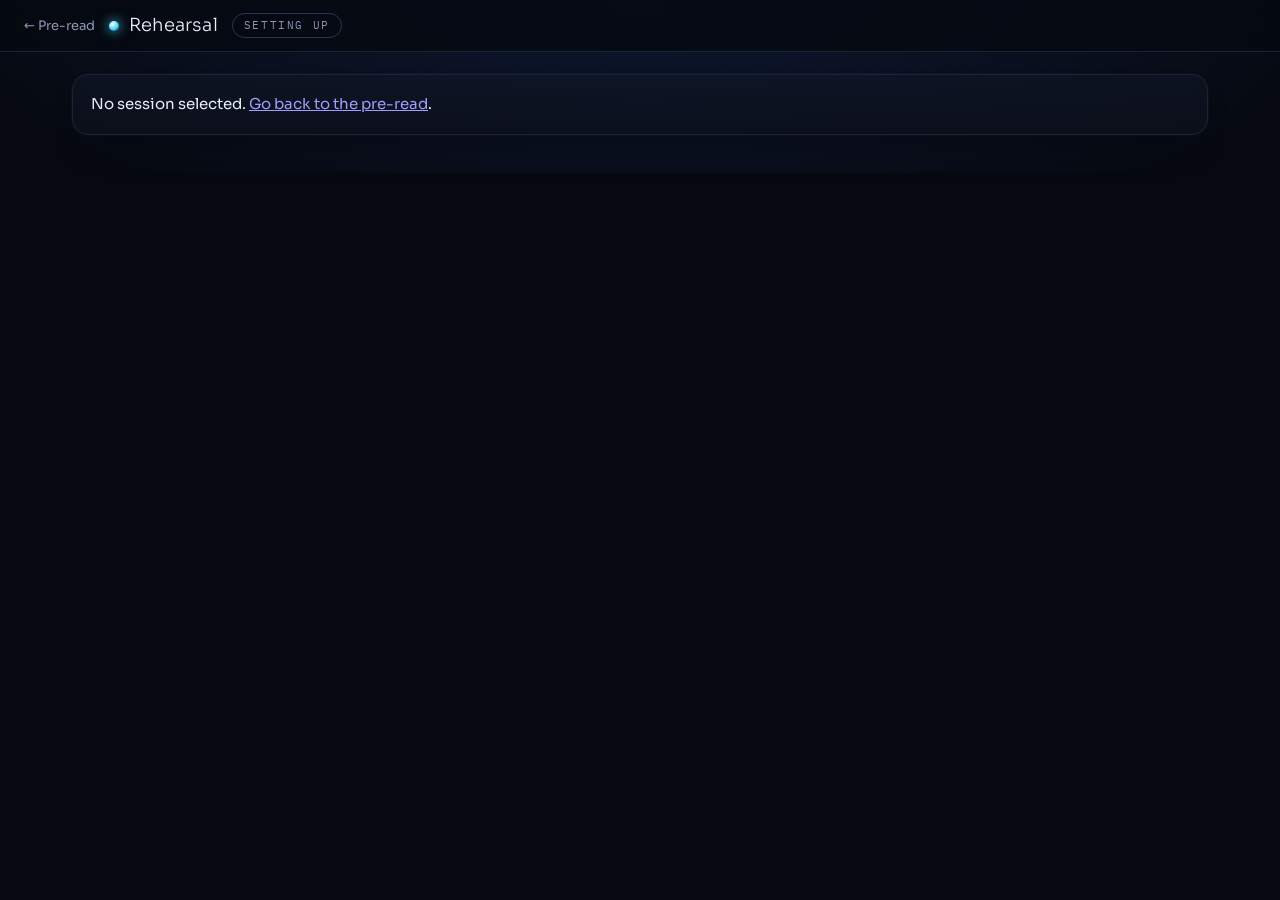
<file: static/rehearse.html>
<!doctype html>
<html lang="en">
<head>
<meta charset="utf-8">
<script src="/static/theme.js"></script>
<meta name="viewport" content="width=device-width, initial-scale=1">
<title>Rehearsal · Pitch Rehearsal Coach</title>
<style>
:root{
  --bg:#f6f5f2; --panel:#ffffff; --ink:#1d1d1b; --muted:#6b6a66; --line:#e2e0da;
  --accent:#8a1c2b; --accent-ink:#ffffff; --ok:#2e7d4f; --warn:#b7791f; --bad:#b3261e; --info:#2a5db0; --chip:#eeece6;
}
@media (prefers-color-scheme: dark){
  :root{ --bg:#16161a; --panel:#1f1f25; --ink:#ecebe7; --muted:#a09f99; --line:#33333b;
    --accent:#d0566a; --accent-ink:#16161a; --ok:#59b57f; --warn:#e0a94a; --bad:#ef7b73; --info:#7aa7ee; --chip:#2a2a32; }
}
*{box-sizing:border-box}
body{margin:0;background:var(--bg);color:var(--ink);font:15px/1.5 system-ui,-apple-system,"Segoe UI",Roboto,sans-serif}
header{display:flex;align-items:center;gap:14px;padding:12px 24px;border-bottom:1px solid var(--line);background:var(--panel);position:sticky;top:0;z-index:5}
header h1{font-size:17px;margin:0;font-weight:650}
header a{color:var(--muted);text-decoration:none;font-size:13px}
#clock{margin-left:auto;font-variant-numeric:tabular-nums;font-weight:650;font-size:18px}
.pill{padding:3px 11px;border-radius:99px;background:var(--chip);font-size:13px;color:var(--muted)}
.pill.live{background:color-mix(in srgb,var(--bad) 16%,transparent);color:var(--bad);font-weight:650}
main{max-width:1180px;margin:0 auto;padding:22px}
.card{background:var(--panel);border:1px solid var(--line);border-radius:12px;padding:18px;margin-bottom:16px}
.card h2{font-size:15px;margin:0 0 4px}.card p.hint{margin:0 0 12px;color:var(--muted);font-size:13px}
button,.btn{font:inherit;cursor:pointer;border-radius:8px;border:1px solid var(--line);background:var(--panel);color:var(--ink);padding:8px 14px;text-decoration:none;display:inline-block}
button.primary,.btn.primary{background:var(--accent);color:var(--accent-ink);border-color:var(--accent);font-weight:600;padding:11px 20px}
button.small{padding:4px 10px;font-size:13px}button:disabled{opacity:.5;cursor:default}
input[type=text],select{padding:8px 10px;border:1px solid var(--line);border-radius:8px;background:var(--bg);color:var(--ink);font:inherit;max-width:100%}
.hidden{display:none!important}.muted{color:var(--muted)}.small{font-size:13px}
.row{display:flex;gap:10px;align-items:center;flex-wrap:wrap}
.chk{display:flex;gap:10px;align-items:flex-start;padding:7px 0;border-bottom:1px solid var(--line)}
.chk:last-child{border:none}.dot{width:11px;height:11px;border-radius:50%;margin-top:6px;background:var(--line);flex:none}
.dot.ok{background:var(--ok)}.dot.bad{background:var(--bad)}.dot.warn{background:var(--warn)}
.orb{width:30px;height:30px;border-radius:50%;flex:none;box-shadow:0 0 10px var(--c);background:radial-gradient(circle at 35% 30%,#fff9,var(--c) 62%)}
.vrow{display:flex;gap:10px;align-items:center;padding:7px 0;border-bottom:1px solid var(--line);flex-wrap:wrap}
.vrow:last-child{border:none}.vrow .who{min-width:190px}
/* live */
.panel{display:flex;gap:18px;flex-wrap:wrap;justify-content:center;padding:6px 0 2px}
.member{text-align:center;width:150px;transition:opacity .35s}
.member canvas.big{width:132px;height:132px;display:block;margin:0 auto 4px;opacity:.82;transition:transform .35s ease,opacity .35s,filter .35s}
.member.speaking canvas.big{transform:scale(1.08);opacity:1}
.panel:has(.member.speaking) .member:not(.speaking) canvas.big{opacity:1;filter:brightness(.62) saturate(.75)}
.panel:has(.member.speaking) .member:not(.speaking) .nm,.panel:has(.member.speaking) .member:not(.speaking) .tt{opacity:.55}
.member.speaking .nm{color:var(--c)}
.member .nm{font-weight:650;font-size:14px}.member .tt{font-size:11px;color:var(--muted);line-height:1.2}
.member .kdm{font-size:10px;color:var(--accent);font-weight:700;letter-spacing:.4px}
.grid2{display:grid;grid-template-columns:minmax(0,5fr) minmax(0,6fr);gap:16px}
@media (max-width:860px){.grid2{grid-template-columns:1fr}}
.slidecard{text-align:center;padding:22px 14px}
.slidecard .num{font-size:60px;font-weight:700;line-height:1;color:var(--accent)}
.slidecard .of{color:var(--muted);font-size:14px}.slidecard .ttl{font-size:17px;font-weight:600;margin:10px 0 6px}
.chip{display:inline-block;background:var(--chip);border-radius:6px;padding:1px 8px;font-size:12px;margin:2px}
.pace-quick{color:var(--info)}.pace-weighty{color:var(--accent);font-weight:700}
#feed{height:330px;overflow-y:auto;border:1px solid var(--line);border-radius:8px;padding:8px 10px;background:var(--bg);font-size:14px}
#feed .l{margin:5px 0}#feed .t{color:var(--muted);font-size:11px;margin-right:6px;font-variant-numeric:tabular-nums}
#feed .p{color:var(--accent);font-weight:600}#feed .s{color:var(--muted);font-style:italic;font-size:13px}#feed .i{color:var(--muted)}
.banner{padding:11px 14px;border-radius:8px;margin-bottom:14px;font-size:14px}
.banner.bad{background:color-mix(in srgb,var(--bad) 14%,transparent);color:var(--bad)}
.banner.info{background:color-mix(in srgb,var(--info) 12%,transparent);color:var(--info)}
.banner.warn{background:color-mix(in srgb,var(--warn) 16%,transparent);color:var(--warn)}
.spin{display:inline-block;width:14px;height:14px;border:2px solid var(--line);border-top-color:var(--accent);border-radius:50%;animation:s 1s linear infinite;vertical-align:-2px;margin-right:8px}
@keyframes s{to{transform:rotate(360deg)}}
/* results */
.scores{display:grid;grid-template-columns:repeat(auto-fit,minmax(150px,1fr));gap:12px;margin:12px 0}
.score{background:var(--bg);border:1px solid var(--line);border-radius:10px;padding:12px 14px}
.score b{display:block;font-size:30px;line-height:1.1}.score span{font-size:12px;color:var(--muted)}
.bar{height:12px;border-radius:6px;background:var(--chip);overflow:hidden;margin:4px 0}.bar i{display:block;height:100%;background:var(--accent)}
table{width:100%;border-collapse:collapse;font-size:14px;min-width:620px}
th{text-align:left;font-size:12px;color:var(--muted);font-weight:600;padding:6px 8px;border-bottom:1px solid var(--line)}
td{padding:9px 8px;border-bottom:1px solid var(--line);vertical-align:top}
.tw{overflow-x:auto}
.badge{display:inline-block;padding:2px 9px;border-radius:99px;font-size:12px;font-weight:600;background:var(--chip);color:var(--muted)}
.b-yes,.b-clear{background:color-mix(in srgb,var(--ok) 16%,transparent);color:var(--ok)}
.b-partial,.b-rushed,.b-waffled{background:color-mix(in srgb,var(--warn) 18%,transparent);color:var(--warn)}
.b-no,.b-skipped{background:color-mix(in srgb,var(--bad) 15%,transparent);color:var(--bad)}
#typed{flex:1;min-width:0}
.stypes{display:grid;grid-template-columns:repeat(auto-fit,minmax(230px,1fr));gap:10px;margin:8px 0 4px}
.stype{display:block;border:1px solid var(--line);border-radius:12px;padding:10px 12px;cursor:pointer;background:var(--bg)}
.stype span{display:block;margin-left:24px;font-size:13px;color:var(--muted)}
.stype:has(input:checked){border-color:var(--accent);box-shadow:0 0 0 1px var(--accent)}
.stype input{margin-right:6px}
body.qaonly .slidecard .deckstrip,body.qaonly .slidecard #prev,body.qaonly .slidecard #next,body.qaonly #slideSrc{display:none}
</style>
<link rel="icon" href="data:,"><link rel="stylesheet" href="/static/theme.css">
</head>
<body>
<header>
  <a href="/">← Pre-read</a>
  <h1>Rehearsal</h1>
  <span class="pill" id="phasePill">Setting up</span>
  <span id="clock" class="hidden">00:00</span>
</header>
<main>

<!-- ============ PRE-FLIGHT ============ -->
<section id="pre">
  <div class="banner info" id="privacy"><b>Privacy:</b> your browser turns speech into text using its maker's online service (Google for Chrome, Microsoft for Edge). The panel's questions are written by Claude via the Anthropic API. Voices are free and come from your computer.</div>
  <div class="card">
    <h2>Check everything works</h2>
    <p class="hint" id="pitchName"></p>
    <div id="checks"></div>
    <div class="row" style="margin-top:10px">
      <button class="small" id="micTest">Test microphone</button>
      <span id="micOut" class="muted small"></span>
    </div>
  </div>
  <div class="card">
    <h2>Panel voices</h2>
    <p class="hint" id="voiceNote">Each panel member gets a different free voice from your computer. For much more natural voices, use Microsoft Edge and tick the box below. Pick another voice if you prefer, then press Hear.</p>
    <label class="row small" style="margin-bottom:8px"><input type="checkbox" id="online"> Use high-quality online voices if available (Edge: the panel's spoken text goes to Microsoft)</label>
    <div id="voices"></div>
  </div>
  <div class="card">
    <h2>This rehearsal</h2>
    <div class="row" style="margin-bottom:10px"><label>Rehearse slides <input type="number" id="rFrom" min="1" style="width:70px"> to <input type="number" id="rTo" min="1" style="width:70px"></label>
      <span class="muted small" id="rangeMsg">Questions and scoring cover only these slides.</span></div>
    <label style="margin-bottom:0">Session type</label>
    <div class="stypes">
      <label class="stype"><input type="radio" name="stype" value="full" checked><b>Full rehearsal</b><span>Present with the panel interjecting, then questions at the end.</span></label>
      <label class="stype"><input type="radio" name="stype" value="quiet"><b>Pitch without interruptions</b><span>Present straight through. All the questions come at the end.</span></label>
      <label class="stype"><input type="radio" name="stype" value="qa"><b>Question time only</b><span>Skip the pitch. The panel questions you on the slides in your range.</span></label>
    </div>
    <div class="row hidden" id="qaN" style="margin:6px 0"><label>How many questions? <select id="qaCount"><option>3</option><option>5</option><option selected>8</option><option>10</option><option>12</option></select></label></div>
    <div class="row" style="margin-top:10px">
      <label>Your name <input type="text" id="presenter" style="width:160px"></label>
      <label id="startWrap">Start on slide <select id="startSlide"></select></label>
      <label class="row small"><input type="checkbox" id="cue"> Show the slide's key message as a cue</label>
    </div>
    <p class="hint" style="margin-top:12px">Open your deck in PowerPoint and start the slide show. Keep this tab open in the background. The panel follows your slides and listens. Interjection setting: <b id="lvl"></b>/10.</p>
    <button class="primary" id="start">Start rehearsal</button>
    <span id="startMsg" class="muted small" style="margin-left:10px"></span>
  </div>
</section>

<!-- ============ LIVE (pitch + Q&A) ============ -->
<section id="liveWrap" class="hidden">
  <div id="banner"></div>
  <div class="stage">
    <div class="focus" id="focus">
      <div class="tag" id="fTag">Panel</div>
      <div class="status"><span class="mic" id="micDot"></span><span id="micTxt">Mic</span></div>
      <canvas class="bigorb" id="bigOrb" data-orb="#45d4ff"></canvas>
      <div class="who" id="fWho">The panel<small id="fSub">Listening to you</small></div>
      <div class="captions idle" id="captions">Start speaking. The panel is listening.</div>
      <div class="ring" id="members"></div>
    </div>
    <div class="side">
      <div class="card slidecard">
        <div class="of">Slide <span class="num" id="sNum">1</span> <span id="sOf"></span></div>
        <div class="ttl" id="sTitle"></div>
        <div class="small"><span id="sPace" class="chip"></span></div>
        <div class="small muted" id="sCue" style="margin-top:8px"></div>
        <div class="deckstrip" id="deckStrip"></div>
        <div class="row" style="margin-top:14px">
          <button class="small" id="prev">◀ Back</button><button class="small" id="next">Next ▶</button>
        </div>
        <div class="small muted" style="margin-top:8px" id="slideSrc"></div>
      </div>
      <div class="card">
        <div class="row" style="justify-content:space-between;margin-bottom:6px">
          <h2 style="margin:0">Live transcript</h2><span class="small muted" id="interim"></span>
        </div>
        <div id="feed"></div>
        <div class="row" style="margin-top:8px">
          <input type="text" id="typed" placeholder="Mic not working? Type what you'd say and press Enter">
        </div>
      </div>
    </div>
  </div>
  <div class="controlbar" id="controls">
    <button id="pause">Pause</button>
    <label class="row small"><input type="checkbox" id="panelOn" checked> Panel can interject</label>
    <label class="live-int" id="liveIntWrap">Interjection <input type="range" id="liveInt" min="0" max="10" step="1"><b id="liveIntV"></b></label>
    <button class="primary" id="finish" style="margin-left:auto">Finish pitch → Q&amp;A</button>
    <button class="hidden" id="doneAns">Done answering</button>
    <button class="hidden" id="skipQ">Skip question</button>
    <button class="hidden" id="endQA">End Q&amp;A and score</button>
  </div>
</section>

<!-- ============ SCORING ============ -->
<section id="scoring" class="hidden"><div class="card"><span class="spin"></span><span id="scoringMsg">The panel is scoring your rehearsal. This takes a minute or two…</span></div></section>

<!-- ============ RESULTS ============ -->
<section id="results" class="hidden"></section>

</main>
<script src="/static/orb.js"></script>
<script>
const $ = s => document.querySelector(s);
const esc = s => String(s ?? '').replace(/[&<>"']/g, c => ({'&':'&amp;','<':'&lt;','>':'&gt;','"':'&quot;',"'":'&#39;'}[c]));
const qs = new URLSearchParams(location.search);
const SID = qs.get('session');
const SR = window.SpeechRecognition || window.webkitSpeechRecognition;
const S = { sid: SID, rid: null, settings: null, slides: [], range: [1, 1], personas: [], phase: 'pre',
  t0: 0, pausedAt: 0, pausedTotal: 0, paused: false, events: [], asked: [], slide: 1, presenter: 'Presenter',
  speaking: false, wantListen: false, rec: null, mutedUntil: 0, busy: false, lastHeard: 0, lastFinal: 0,
  wordsSince: 0, slideStartAt: Date.now(), slideWords: 0, pending: null, replying: false, slideChanged: false, slideChangedAt: 0, lastCheck: 0, voices: [], voiceMap: {}, auto: false,
  tts: '', ttsFails: 0, audio: null, qaWords: 0, qaResolve: null, dirty: false, ticker: null };
const el = () => S.t0 ? Math.max(0, (Date.now() - S.t0 - S.pausedTotal - (S.paused ? Date.now() - S.pausedAt : 0)) / 1000) : 0;
const mmss = t => { t = Math.max(0, Math.floor(t)); return String(Math.floor(t / 60)).padStart(2, '0') + ':' + String(t % 60).padStart(2, '0'); };
async function api(path, opts) {
  const r = await fetch(path, opts); const j = await r.json().catch(() => ({}));
  if (!r.ok) throw new Error(j.detail || r.statusText); return j;
}

async function apiLong(path, opts) {           // long AI calls: run on the server, poll until done (survives dropped connections)
  const r = await api(path + (path.includes('?') ? '&' : '?') + 'bg=1', opts);
  if (!r.job) return r;
  let fails = 0;
  for (;;) {
    await new Promise(res => setTimeout(res, 2500));
    let j;
    try { j = await api('/api/jobs/' + r.job); fails = 0; }
    catch (e) { if (/gone|restarted/i.test(e.message) || ++fails > 20) throw e; continue; }
    if (j.state === 'done') return j.result;
    if (j.state === 'error') throw new Error(j.detail || 'The server reported an error.');
  }
}

const post = (p, body) => api(p, { method: 'POST', headers: { 'Content-Type': 'application/json' }, body: JSON.stringify(body || {}) });
function show(id) { for (const s of ['pre', 'liveWrap', 'scoring', 'results']) $('#' + s).classList.toggle('hidden', s !== id); }
function setPhase(p, label, live) { S.phase = p; const e = $('#phasePill'); e.textContent = label; e.classList.toggle('live', !!live); }

/* ================= voices (free: the browser's built-in speech synthesis) ================= */
const FEMALE = /(female|woman|catherine|hayley|natasha|zira|hazel|susan|jenny|aria|libby|sonia|emma|samantha|karen|moira|tessa|olivia|clara|heera|linda|sara|michelle|ava|jane|eva|elsa|fiona|victoria|allison|amy)/i;
const MALE = /(\bmale\b|james|george|ryan|guy|mark|david|richard|daniel|alex\b|tom\b|oliver|william|liam|thomas|brian|christopher|eric|roger|steffan|ravi|sean|rishi|neil|connor|jacob|henry)/i;
const ACC = { australian: 'en-AU', british: 'en-GB', american: 'en-US', irish: 'en-IE', indian: 'en-IN', 'new zealand': 'en-NZ', canadian: 'en-CA' };
function loadVoices() {
  return new Promise(res => {
    const get = () => speechSynthesis.getVoices();
    if (!('speechSynthesis' in window)) return res([]);
    if (get().length) return res(get());
    speechSynthesis.onvoiceschanged = () => res(get());
    setTimeout(() => res(get()), 1500);
  });
}
function gender(v) { return FEMALE.test(v.name) ? 'female' : MALE.test(v.name) ? 'male' : ''; }
function eligible() {
  let v = S.voices.filter(x => /^en/i.test(x.lang));
  const online = $('#online').checked;
  const nat = v.filter(x => /natural|online/i.test(x.name));
  const local = v.filter(x => x.localService && !/natural|online/i.test(x.name));
  if (online && nat.length >= 2) return nat.concat(local);
  return local.length >= 2 ? local : v;
}
function assignVoices() {
  const pool = eligible(), used = new Set(); S.voiceMap = {};
  for (const p of S.personas) {
    const saved = localStorage.getItem('prc_voice_' + p.id);
    let v = saved && S.voices.find(x => x.voiceURI === saved);
    if (!v) {
      const want = (p.voice.gender || '').toLowerCase().startsWith('f') ? 'female' : 'male';
      const lang = ACC[(p.voice.accent || '').toLowerCase()] || 'en-AU';
      const scored = pool.map(x => ({ x, s: (gender(x) === want ? 4 : gender(x) ? -4 : 0) + (x.lang.replace('_', '-') === lang ? 3 : x.lang.startsWith('en') ? 1 : 0) + (used.has(x.voiceURI) ? -6 : 0) }));
      scored.sort((a, b) => b.s - a.s); v = scored[0] && scored[0].x;
    }
    if (v) { S.voiceMap[p.id] = v; used.add(v.voiceURI); }
  }
}
function tuning(p) { const age = +p.voice.age || 40; return { pitch: age >= 52 ? 0.88 : age <= 34 ? 1.08 : 1, rate: age >= 58 ? 0.94 : 1.02 }; }
function speakBrowser(p, text) {
  return new Promise(res => {
    if (!('speechSynthesis' in window)) return res();
    const u = new SpeechSynthesisUtterance(text), v = S.voiceMap[p.id], t = tuning(p);
    if (v) { u.voice = v; u.lang = v.lang; } else u.lang = 'en-AU';
    u.pitch = t.pitch; u.rate = t.rate;
    let done = false; const fin = () => { if (!done) { done = true; res(); } };
    u.onend = fin; u.onerror = fin;
    setTimeout(fin, 30000 + text.length * 120);   // never hang the session on a stuck voice
    speechSynthesis.speak(u);
  });
}
/* realistic voices: the server makes the audio (when a TTS key is set); any failure falls back to the browser voice */
function slotOf(p) { const g = x => String((x.voice || {}).gender || '').toLowerCase().startsWith('f'); return S.personas.filter(x => g(x) === g(p)).findIndex(x => x.id === p.id); }
function stopSpeech() { try { speechSynthesis.cancel(); } catch (e) {} if (S.audio) { try { S.audio.pause(); } catch (e) {} S.audio = null; if (S.audioDone) S.audioDone(); } }
async function speakNeural(p, text) {
  const r = await fetch('/api/tts', { method: 'POST', headers: { 'Content-Type': 'application/json' },
    body: JSON.stringify({ text, slot: slotOf(p), persona: { id: p.id, name: p.name, title: p.title, style: p.style, gender: p.voice.gender, age: p.voice.age, accent: p.voice.accent } }) });
  if (!r.ok) throw new Error('tts ' + r.status);
  const url = URL.createObjectURL(await r.blob());
  await new Promise((res, rej) => {
    const a = new Audio(url); S.audio = a;
    const done = () => { S.audio = null; S.audioDone = null; URL.revokeObjectURL(url); res(); };
    S.audioDone = done; a.onended = done; a.onerror = () => { S.audio = null; S.audioDone = null; rej(new Error('audio')); };
    a.play().catch(rej);
    setTimeout(done, 45000 + text.length * 120);
  });
}
async function speak(p, text) {
  if (S.tts && S.ttsFails < 3) {
    try { await speakNeural(p, text); S.ttsFails = 0; return; }
    catch (e) { S.ttsFails++; if (S.ttsFails >= 3) banner('warn', 'The realistic voice service is not responding, so the panel is using your browser voices.'); }
  }
  return speakBrowser(p, text);
}
function renderVoices() {
  $('#voices').innerHTML = S.personas.map(p => {
    const pool = S.voices.filter(x => /^en/i.test(x.lang)), cur = S.voiceMap[p.id];
    return `<div class="vrow"><div class="row who"><span class="orb" style="--c:${esc(p.colour)}"></span><div><b>${esc(p.name)}</b><div class="small muted">${esc(p.title)}</div></div></div>
      <select data-p="${esc(p.id)}">${pool.map(v => `<option value="${esc(v.voiceURI)}" ${cur && cur.voiceURI === v.voiceURI ? 'selected' : ''}>${esc(v.name)} (${esc(v.lang)})</option>`).join('') || '<option>No voices found</option>'}</select>
      <button class="small" data-hear="${esc(p.id)}">Hear</button></div>`;
  }).join('');
}
$('#voices').addEventListener('change', e => { const id = e.target.dataset.p; if (!id) return;
  const v = S.voices.find(x => x.voiceURI === e.target.value); if (v) { S.voiceMap[id] = v; localStorage.setItem('prc_voice_' + id, v.voiceURI); } });
$('#voices').addEventListener('click', async e => { const id = e.target.dataset.hear; if (!id) return;
  const p = S.personas.find(x => x.id === id); await speak(p, `Hi, I'm ${p.name}, ${p.title}. I'll be listening carefully.`); });
$('#online').onchange = () => { assignVoices(); renderVoices(); };

/* ================= speech recognition (free: the browser's built-in) ================= */
function startRec() {
  if (!SR || S.rec || !S.wantListen || S.speaking || S.paused) return;
  const r = new SR(); r.lang = 'en-AU'; r.continuous = true; r.interimResults = true;
  r.onresult = e => {
    let interim = '';
    for (let i = e.resultIndex; i < e.results.length; i++) {
      const res = e.results[i], t = res[0].transcript;
      if (S.speaking || Date.now() < S.mutedUntil) continue;          // ignore the panel's own voice
      S.lastHeard = Date.now();
      if (res.isFinal) { const txt = t.trim(); if (txt) onSpeech(txt); } else interim += t;
    }
    $('#interim').textContent = interim ? '… ' + interim.slice(-70) : '';
  };
  r.onerror = e => { if (e.error === 'not-allowed' || e.error === 'service-not-allowed') banner('bad', 'The browser blocked the microphone. Click the padlock in the address bar, allow the microphone, and reload.');
    else if (e.error === 'network') banner('warn', 'Speech recognition lost its connection. Retrying… (you can also type below)'); };
  r.onend = () => { S.rec = null; $('#interim').textContent = ''; if (S.wantListen && !S.speaking && !S.paused) setTimeout(startRec, 250); };
  try { r.start(); S.rec = r; } catch (e) { S.rec = null; }
}
function stopRec() { const r = S.rec; S.rec = null; if (r) { r.onend = null; try { r.abort(); } catch (e) {} } }
function banner(kind, msg) { $('#banner').innerHTML = msg ? `<div class="banner ${kind}">${msg}</div>` : ''; }

/* ================= transcript + events ================= */
function feed(html, cls) { const f = $('#feed'); const d = document.createElement('div'); d.className = 'l ' + (cls || ''); d.innerHTML = `<span class="t">${mmss(el())}</span>` + html; f.appendChild(d); f.scrollTop = f.scrollHeight; }
function onSpeech(text) {
  const qa = S.phase === 'qa';
  S.events.push({ type: 'speech', t: +el().toFixed(1), slide: S.slide, speaker: S.presenter, text, phase: qa ? 'qa' : 'pitch' });
  S.dirty = true; S.lastFinal = Date.now(); S.lastHeard = Date.now();
  const wc = text.split(/\s+/).length; if (qa) S.qaWords += wc; else { S.wordsSince += wc; S.slideWords += wc; }
  feed(`<b>${esc(S.presenter)}:</b> ${esc(text)}`);
  if (!S.speaking) caption(`<span class="you">${esc(S.presenter)}</span>${esc(text.length > 220 ? '…' + text.slice(-220) : text)}`);
  maybeClarify(text, wc);
}
/* The presenter may ask the panel a question back before answering ("do you mean year one or the whole term?").
   Short replies right after a panel question are checked; a real clarification gets an in-character answer. */
const CLARIFY_HINT = /\?|^(sorry|so |just to|when you say|do you mean|are you|is that|can you|could you|what do you|what('| i)s|which|how do you mean|you mean|by that|um,? |actually|just checking|before i|could i|can i|would that|does that|is this|is it|are we|by .* do you|repeat|say that again|what was|didn't (catch|hear))/i;
async function maybeClarify(text, wc) {
  const p = S.pending; if (!p || S.paused) return;
  if (S.replying) { S.clarQ = [text, wc]; return; }                                  // a check is already in flight: look at this one right after
  if (Date.now() - p.at > 60000 || wc > 40) { S.pending = null; return; }           // a real answer (long) or too late: stop listening for clarifications
  if (p.count >= 4 || (p.checks || 0) >= 6 || (wc > 18 && !CLARIFY_HINT.test(text.trim()))) return;
  p.checks = (p.checks || 0) + 1;        // short utterances are always checked; longer ones only if they sound like a question
  S.replying = true; S.busy = true; let clar = false;
  try {
    const now = el();
    const r = await post(`/api/sessions/${S.sid}/rehearsals/${S.rid}/reply`, { persona_id: p.pid, question: p.text, said: text, slide: S.slide, quality: livePref(),
      recent: S.events.filter(e => e.t >= now - 150) });
    if (r.clarifying && S.pending === p) { clar = true; p.count++; await panelSpeaks(r.persona_id, r.text, 'room', S.slide, 'reply'); p.at = Date.now(); }
    /* not a clarification: keep listening, because a clarifying question can still follow a short answer or 'good question' */
  } catch (e) { /* ignore: carry on as if it was an answer */ }
  finally { S.replying = false; S.busy = S.phase === 'qa'; if (clar) S.lastCheck = Date.now(); if (S.phase === 'qa' && clar) { S.qaWords = 0; S.lastHeard = Date.now(); }
    const q = S.clarQ; S.clarQ = null; if (q) maybeClarify(q[0], q[1]); }
}
function setSlide(n, src) {
  n = Math.max(S.range[0], Math.min(S.range[1], n)); if (n === S.slide && src !== 'init') return;
  S.slide = n; const sl = S.slides[n - 1] || {};
  $('#sNum').textContent = n; renderStrip(); $('#sTitle').textContent = sl.title || '';
  $('#sPace').textContent = (sl.pacing || 'normal') + ' pace'; $('#sPace').className = 'chip pace-' + (sl.pacing || 'normal');
  $('#sCue').textContent = $('#cue').checked ? (sl.key_message || '') : '';
  if (S.phase === 'pitch' || src === 'init') {
    S.events.push({ type: 'slide', t: +el().toFixed(1), slide: n }); S.dirty = true;
    S.slideStartAt = Date.now(); S.slideWords = 0;
    if (src !== 'init') { S.silent = 0; S.slideChanged = true; S.slideChangedAt = Date.now(); feed(`slide ${n}: ${esc(sl.title || '')}`, 's'); }
  }
}
$('#prev').onclick = () => setSlide(S.slide - 1, 'manual');
$('#next').onclick = () => setSlide(S.slide + 1, 'manual');
document.addEventListener('keydown', e => { if (S.phase !== 'pitch' || e.target.tagName === 'INPUT' || e.target.tagName === 'SELECT') return;
  if (e.key === 'ArrowRight' || e.key === 'PageDown') setSlide(S.slide + 1, 'manual'); if (e.key === 'ArrowLeft' || e.key === 'PageUp') setSlide(S.slide - 1, 'manual'); });
$('#typed').addEventListener('keydown', e => { if (e.key === 'Enter' && e.target.value.trim()) { onSpeech(e.target.value.trim()); e.target.value = ''; } });

async function pollSlide() {
  try {
    const j = await api('/api/slide');
    S.auto = !!j.available;
    $('#slideSrc').textContent = j.available ? `PowerPoint linked (${j.mode === 'slideshow' ? 'slide show' : 'editing view'}) · slide ${j.slide}${j.total ? ' of ' + j.total : ''}` : 'Manual slides: use the buttons or arrow keys. ' + (j.reason || '');
    if (j.available && j.total && S.slides.length && j.total !== S.slides.length) $('#slideSrc').textContent += ` · WARNING: PowerPoint has ${j.total} slides but the analysed deck has ${S.slides.length}`;
    if (j.available && S.phase === 'pitch' && j.slide !== S.slide && j.slide >= S.range[0] && j.slide <= S.range[1]) setSlide(j.slide, 'auto');
    if (j.available && (j.slide < S.range[0] || j.slide > S.range[1]) && S.range[1] - S.range[0] + 1 < S.slides.length) $('#slideSrc').textContent += ` · PowerPoint is on slide ${j.slide}, outside your rehearsal range (${S.range[0]}-${S.range[1]})`;
    return j;
  } catch (e) { return { available: false, reason: e.message }; }
}

/* ================= panel ================= */
function members() {
  $('#members').innerHTML = S.personas.map(p => `<div class="member" id="m_${esc(p.id)}" style="--c:${esc(p.colour)}"><canvas class="big" data-orb="${esc(p.colour)}"></canvas>
    <div class="nm">${esc(p.name)}</div><div class="tt">${esc(p.title)}</div>${p.key_decision_maker ? '<div class="kdm">DECISION-MAKER</div>' : ''}</div>`).join('');
  PitchOrb.attachAll($('#liveWrap'));
}
const BIG = () => $('#bigOrb');
function focusOn(p, state) {
  const f = $('#focus'); f.classList.toggle('speaking', state === 'speaking'); f.classList.toggle('thinking', state === 'thinking');
  const col = p ? p.colour : '#45d4ff';
  PitchOrb.recolour(BIG(), col); f.style.setProperty('--fc', col);
  $('#fWho').firstChild.nodeValue = p ? p.name : 'The panel';
  $('#fSub').textContent = p ? p.title : (state === 'thinking' ? 'Conferring' : (S.phase === 'qa' ? 'Waiting for your answer' : 'Listening to you'));
}
function caption(html, idle) { const c = $('#captions'); c.className = 'captions' + (idle ? ' idle' : ''); c.innerHTML = html; }
function renderStrip() {
  $('#deckStrip').innerHTML = S.slides.map(x => `<i class="${x.n < S.slide ? 'done' : x.n === S.slide ? 'now' : ''}" title="${esc(x.n + '. ' + (x.title || ''))}"></i>`).join('');
}
function micUi() {
  const on = window.__orbListening(); $('#micDot').classList.toggle('on', on);
  $('#micTxt').textContent = !SR ? 'Typing only' : S.paused ? 'Paused' : S.speaking ? 'Panel speaking' : on ? 'Listening' : 'Mic starting';
}
setInterval(() => { if (S.phase === 'pitch' || S.phase === 'qa') micUi(); }, 500);
window.__orbListening = () => S.phase !== 'done' && !!S.rec && !S.speaking && !S.paused;
const mem = id => $('#m_' + id);
function thinking(on) { document.querySelectorAll('.member').forEach(m => m.classList.toggle('thinking', on && !S.speaking)); if (!S.speaking) focusOn(null, on ? 'thinking' : 'idle'); if (on && !S.speaking) caption('The panel is considering…', true); }
async function panelSpeaks(pid, text, target, about, kind) {
  const p = S.personas.find(x => x.id === pid) || S.personas[0];
  const ev = { type: 'panel', t: +el().toFixed(1), persona_id: p.id, text, target: target || 'room', kind, slide: about || S.slide, dur: 0, phase: S.phase === 'qa' ? 'qa' : 'pitch' };
  S.events.push(ev); if (kind !== 'reply') S.asked.push({ t: ev.t, persona_id: p.id, text, slide: S.slide, kind }); S.dirty = true;
  feed(`<span class="p">${esc(p.name)} (${esc(p.title)}):</span> ${esc(text)}`, 'p');
  stopRec(); S.speaking = true; thinking(false); mem(p.id).classList.add('speaking'); focusOn(p, 'speaking'); caption(esc(text));
  const t0 = Date.now(); await speak(p, text);
  ev.dur = +((Date.now() - t0) / 1000).toFixed(1); mem(p.id).classList.remove('speaking'); focusOn(null, 'idle'); caption(S.phase === 'qa' ? 'Your answer…' : 'Carry on when ready.', true);
  S.speaking = false; S.mutedUntil = Date.now() + 700; S.lastHeard = Date.now(); S.wordsSince = 0;
  if (kind === 'live' || kind === 'qa') S.pending = { pid: p.id, text, at: Date.now(), count: 0 };
  setTimeout(startRec, 400);
}
async function checkTurn() {
  S.busy = true; S.lastCheck = Date.now(); S.wordsSince = 0; S.slideChanged = false; thinking(true);
  try {
    const now = el();
    const r = await post(`/api/sessions/${S.sid}/rehearsals/${S.rid}/turn`, { interjection: +$('#liveInt').value, slide: S.slide, elapsed: now, asked: S.asked,
      slide_dwell: (Date.now() - S.slideStartAt) / 1000, slide_words: S.slideWords, quality: livePref(),
      recent: S.events.filter(e => e.t >= now - 150) });
    S.silent = r.interject ? 0 : (S.silent || 0) + 1;   // each quiet answer means the panel needs a little more speech before it is asked again
    if (r.interject && S.phase === 'pitch' && !S.paused) { thinking(false); await panelSpeaks(r.persona_id, r.text, r.target, r.about_slide, 'live'); }
  } catch (e) { feed('(panel unavailable: ' + esc(e.message) + ')', 'i'); }
  finally { S.busy = false; thinking(false); }
}
const READY = { quick: [15, 25], normal: [30, 60], weighty: [45, 90] };   // seconds on slide, words spoken on it, before the panel may ask
function maybeCheck() {
  if (S.phase !== 'pitch' || S.paused || S.busy || S.speaking || !$('#panelOn').checked) return;
  if (+$('#liveInt').value <= 0) return;
  const quiet = (Date.now() - S.lastHeard) / 1000;
  if (quiet < 1.4 || (Date.now() - S.lastCheck) < 10000) return;
  const sl = S.slides[S.slide - 1] || {}, need = READY[sl.pacing || 'normal'] || READY.normal;
  const k = S.readyScale || 1, ready = (Date.now() - S.slideStartAt) / 1000 >= need[0] * k && S.slideWords >= need[1] * k;
  if (ready && S.wordsSince >= 25 + 15 * Math.min(S.silent || 0, 4)) checkTurn();
}
function livePref() { try { return window.PRC && PRC.pref('live', 'fast') === 'sharp' ? 'sharp' : 'fast'; } catch (e) { return 'fast'; } }
async function loadUsage(rid) {
  try { const u = await api(`/api/sessions/${S.sid}/rehearsals/${rid}/usage`); if (!u.calls) return;
    const k = n => n >= 1000 ? (n / 1000).toFixed(n >= 10000 ? 0 : 1) + 'k' : n;
    $('#usageLine').textContent = `AI use for this rehearsal: ${u.calls} calls, ${k(u.prompt_tokens)} tokens read (${u.cache_hit_pct}% from cache), ${k(u.output)} written.`; } catch (e) {}
}
function logMeta() { return { presenter: S.presenter, session_type: S.stype || 'full', range: S.range }; }
function tick() {
  $('#clock').textContent = mmss(el());
  maybeCheck();
  if (S.dirty && S.rid && (S.phase === 'pitch' || S.phase === 'qa')) { S.dirty = false;
    api(`/api/sessions/${S.sid}/rehearsals/${S.rid}/log`, { method: 'PUT', headers: { 'Content-Type': 'application/json' }, body: JSON.stringify({ events: S.events, meta: logMeta() }) }).catch(() => { S.dirty = true; }); }
}

/* ================= pause / finish / Q&A ================= */
$('#pause').onclick = () => {
  S.paused = !S.paused;
  if (S.paused) { S.pausedAt = Date.now(); stopRec(); stopSpeech(); $('#pause').textContent = 'Resume'; setPhase(S.phase, 'Paused'); }
  else { S.pausedTotal += Date.now() - S.pausedAt; $('#pause').textContent = 'Pause'; setPhase(S.phase, S.phase === 'qa' ? 'Q&A' : 'Live', true); S.lastHeard = Date.now(); startRec(); }
};
async function runQA(qaOnly) {
  S.phase = 'qa'; S.busy = true; setPhase('qa', 'Q&A', true); thinking(true);
  $('#finish').classList.add('hidden'); $('#pause').classList.add('hidden'); $('#panelOn').parentElement.classList.add('hidden'); $('#liveIntWrap').classList.add('hidden');
  banner('info', '<span class="spin"></span>The panel is conferring on its questions…');
  try {
    const { questions } = await apiLong(`/api/sessions/${S.sid}/rehearsals/${S.rid}/qa`, { method: 'POST', headers: { 'Content-Type': 'application/json' },
      body: JSON.stringify({ events: S.events, qa_only: !!qaOnly, n: qaOnly ? +$('#qaCount').value : undefined }) });
    banner('info', 'Question time. Answer out loud; press <b>Done answering</b> (or pause for a few seconds) to move on. You can ask the panel to clarify first.');
    $('#doneAns').classList.remove('hidden'); $('#skipQ').classList.remove('hidden'); $('#endQA').classList.remove('hidden');
    thinking(false);
    for (let i = 0; i < questions.length && S.phase === 'qa'; i++) {
      const q = questions[i]; banner('info', `Question ${i + 1} of ${questions.length}. Answer out loud, then press <b>Done answering</b>. You can ask the panel to clarify first.`);
      if (q.about_slide) setSlide(q.about_slide, 'qa');
      await panelSpeaks(q.persona_id, q.text, 'room', q.about_slide, 'qa');
      await listenForAnswer();
    }
  } catch (e) { banner('bad', 'Could not get the Q&A questions: ' + esc(e.message) + ' You can still score what you have.'); $('#endQA').classList.remove('hidden'); }
  finally { thinking(false); S.busy = false; }
  if (S.phase === 'qa') await finishAndScore();
}
$('#finish').onclick = () => { if (S.phase === 'pitch') runQA(false); };
function listenForAnswer() {
  return new Promise(res => {
    S.qaWords = 0; S.lastHeard = Date.now(); const start = Date.now();
    const iv = setInterval(() => { if (S.phase !== 'qa') return finish();
      if (S.replying || S.speaking) return;
      const quiet = (Date.now() - S.lastHeard) / 1000;
      if ((S.qaWords >= 8 && quiet >= 4.5) || Date.now() - start > 150000) finish(); }, 500);
    function finish() { clearInterval(iv); S.qaResolve = null; res(); }
    S.qaResolve = finish;
  });
}
$('#doneAns').onclick = () => S.qaResolve && S.qaResolve();
$('#skipQ').onclick = () => S.qaResolve && S.qaResolve();
$('#endQA').onclick = () => { S.phase = 'qa-end'; S.qaResolve && S.qaResolve(); stopSpeech(); finishAndScore(); };
let scoring = false;
async function finishAndScore() {
  if (scoring) return; scoring = true;
  S.wantListen = false; stopRec(); stopSpeech(); clearInterval(S.ticker);
  setPhase('scoring', 'Scoring'); show('scoring');
  try {
    const sc = await apiLong(`/api/sessions/${S.sid}/rehearsals/${S.rid}/score`, { method: 'POST', headers: { 'Content-Type': 'application/json' }, body: JSON.stringify({ events: S.events, qa_only: S.qaOnly }) });
    renderResults(sc, S.rid, S.slides);
  } catch (e) {
    $('#scoring').innerHTML = `<div class="card"><div class="banner bad">Scoring failed: ${esc(e.message)}</div><p class="muted small">Your transcript is saved. Try again, or open it from the pre-read page.</p><button class="primary" onclick="location.reload()">Reload</button></div>`;
  }
}

/* ================= results ================= */
const dial = (v, label) => {
  const n = v == null ? null : Math.max(0, Math.min(100, +v)), col = n == null ? 'var(--line2)' : n >= 70 ? 'var(--ok)' : n >= 50 ? 'var(--warn)' : 'var(--bad)', C = 2 * Math.PI * 46;
  return `<div class="dial" style="--c:${col}"><svg viewBox="0 0 110 110"><circle class="trk" cx="55" cy="55" r="46"/><circle class="val" cx="55" cy="55" r="46" data-len="${n == null ? 0 : (n / 100 * C).toFixed(1)}" data-c="${C.toFixed(1)}"/></svg><div class="n">${n == null ? 'n/a' : n}</div><div class="l">${esc(label)}</div></div>`;
};
const bar = v => `<div class="bar"><i style="width:${Math.max(0, Math.min(100, v))}%"></i></div>`;
function renderResults(sc, rid, slides) {
  setPhase('done', 'Results'); $('#clock').classList.add('hidden'); show('results'); setTimeout(() => loadUsage(rid), 0);
  const w = sc.win_likelihood, qo = !!(sc.meta && sc.meta.qa_only), part = S.range && S.slides.length && (S.range[1] - S.range[0] + 1 < S.slides.length);
  $('#results').innerHTML = `
  <div class="card"><div class="row" style="justify-content:space-between"><h2 style="font-size:18px;margin:0">${qo ? 'Question time results' : 'Rehearsal results'}</h2>
    <div class="row"><a class="btn" href="/api/sessions/${S.sid}/rehearsals/${rid}/export.docx">Download report (.docx)</a>
    <a class="btn" href="/rehearse?session=${S.sid}">Rehearse again</a><a class="btn" href="/">Back to pre-read</a></div></div>
    <p class="small muted" id="usageLine" style="margin:10px 0 0"></p>
    ${part ? `<p class="small muted" style="margin:10px 0 0">Judged on slides ${S.range[0]}-${S.range[1]} only. Requirements and slides outside that range are not counted.</p>` : ''}
    <div class="dials">
      ${sc.meta && sc.meta.qa_only ? '' : dial(sc.brief_coverage.score, 'Brief coverage')}${dial(sc.gut_feel.score, 'Gut feel')}${dial(sc.total, 'Total')}${dial(sc.question_handling.score, 'Question handling')}${sc.meta && sc.meta.qa_only ? '' : dial(sc.delivery_score, sc.delivery_score == null ? 'Delivery (no timestamps)' : 'Delivery')}</div>
    ${qo ? '' : `<div class="small muted" style="font-family:var(--mono);font-size:10.5px;letter-spacing:1.2px;text-transform:uppercase">Slide-by-slide verdicts</div>
    <div class="verdicts">${sc.slides.map(x => `<div class="vs ${esc(x.verdict)}" title="${esc(x.n + '. ' + x.title + ': ' + x.verdict)}"><b>${x.n}</b></div>`).join('')}</div>`}
    <h2>Win likelihood</h2>
    <div class="row" style="gap:30px"><div style="flex:1;min-width:220px"><div class="small muted">Panel's independent read</div><b style="font-size:26px">${w.panel_read_pct}%</b>${bar(w.panel_read_pct)}</div>
    <div style="flex:1;min-width:220px"><div class="small muted">Calculated from the scores</div><b style="font-size:26px">${w.calculated_pct}%</b>${bar(w.calculated_pct)}
    <div class="small muted">${qo ? '0.6 questions + 0.4 gut (no pitch was given)' : sc.delivery_score == null ? '0.41 coverage + 0.35 gut + 0.24 questions (no delivery score without timestamps)' : '0.35 coverage + 0.30 gut + 0.20 questions + 0.15 delivery'}</div></div></div>
    <p>${esc(w.panel_rationale)}</p></div>
  <div class="card"><h2>Top actions</h2><ol>${sc.top_actions.map(a => `<li>${esc(a)}</li>`).join('')}</ol></div>
  ${qo ? '' : `<div class="card"><h2>Brief coverage</h2><p class="muted small">${esc(sc.brief_coverage.summary)}</p><div class="tw"><table><thead><tr><th>Req</th><th>Met?</th><th>Evidence from your pitch</th><th>Note</th></tr></thead><tbody>
    ${sc.brief_coverage.items.map(i => `<tr><td>${esc(i.req_id)}</td><td><span class="badge b-${esc(i.met)}">${esc(i.met)}</span></td><td>${esc(i.evidence)}</td><td>${esc(i.note)}</td></tr>`).join('')}</tbody></table></div></div>`}
  <div class="card"><h2>Gut feel</h2><p>${esc(sc.gut_feel.rationale)}</p></div>
  <div class="card"><h2>Question handling</h2><div class="tw"><table><thead><tr><th>Asked by</th><th>Question</th><th>How you answered</th><th>Rating</th><th>Note</th></tr></thead><tbody>
    ${sc.question_handling.items.map(i => `<tr><td>${esc(i.asker)}</td><td>${esc(i.question)}</td><td>${esc(i.answer_summary)}</td><td>${i.rating}</td><td>${esc(i.note)}</td></tr>`).join('') || '<tr><td colspan="5" class="muted">No questions were asked.</td></tr>'}</tbody></table></div></div>
  ${qo ? '' : `<div class="card"><h2>${sc.delivery_score == null ? 'Slide-by-slide content' : 'Slide-by-slide delivery'}</h2><p class="muted small">${sc.delivery_score == null ? 'Judged on what was said about each slide. Timing is not assessed because the recording has no timestamps.' : "Judged against each slide's intended pace: a deliberately quick slide isn't marked down for brevity."}</p><div class="tw"><table><thead><tr><th>#</th><th>Slide</th><th>Intended</th><th>${sc.delivery_score == null ? '' : 'Time'}</th><th>Words</th><th>Verdict</th><th>Rating</th><th>Note</th></tr></thead><tbody>
    ${sc.slides.map(s => `<tr><td>${s.n}</td><td>${esc(s.title)}</td><td class="pace-${esc(s.pacing)}">${esc(s.pacing)}</td><td>${s.seconds == null ? '' : mmss(s.seconds)}</td><td>${s.words}</td><td><span class="badge b-${esc(s.verdict)}">${esc(s.verdict)}</span></td><td>${s.rating}</td><td>${esc(s.note)}</td></tr>`).join('')}</tbody></table></div></div>`}
  ${sc.presenters.length ? `<div class="card"><h2>Per presenter</h2>${sc.presenters.map(p => `<h3 style="font-size:14px;margin:12px 0 4px">${esc(p.name)} <span class="muted small">slides ${esc(p.slides || '–')}</span></h3>
    <ul>${p.strengths.map(x => `<li>Strength: ${esc(x)}</li>`).join('')}${p.improve.map(x => `<li>Improve: ${esc(x)}</li>`).join('')}</ul>`).join('')}</div>` : ''}`;
  $('#results').classList.add('cards-fade');
  requestAnimationFrame(() => setTimeout(() => document.querySelectorAll('.dial .val').forEach(c => { c.style.strokeDasharray = c.dataset.len + ' ' + c.dataset.c; }), 60));
  window.scrollTo(0, 0);
}

/* ================= start ================= */
async function start() {
  const btn = $('#start'); btn.disabled = true; $('#startMsg').innerHTML = '<span class="spin"></span>Starting…';
  try {
    S.presenter = $('#presenter').value.trim() || 'Presenter';
    const startSlide = +$('#startSlide').value;
    $('#liveInt').value = S.settings.interjection; $('#liveIntV').textContent = S.settings.interjection;
    $('#liveInt').oninput = () => { $('#liveIntV').textContent = $('#liveInt').value; };
    const stype = document.querySelector('input[name=stype]:checked').value; S.qaOnly = stype === 'qa'; S.stype = stype;
    api(`/api/sessions/${S.sid}/rehearsals/${S.rid}/log`, { method: 'PUT', headers: { 'Content-Type': 'application/json' }, body: JSON.stringify({ events: [], meta: logMeta() }) }).catch(() => {});
    if (stype === 'quiet') { $('#liveInt').value = 0; $('#liveIntV').textContent = 0; $('#panelOn').checked = false; $('#liveIntWrap').classList.add('hidden'); $('#panelOn').parentElement.classList.add('hidden'); }
    members(); show('liveWrap'); $('#clock').classList.remove('hidden');
    S.t0 = Date.now(); S.phase = 'pitch'; setPhase('pitch', 'Live', true);
    $('#sOf').textContent = 'of ' + S.slides.length; S.slide = 0; setSlide(S.qaOnly ? S.range[0] : startSlide, 'init');
    if (S.qaOnly) {
      document.body.classList.add('qaonly'); S.slides.length && ($('#sTitle').textContent = `Question time on slides ${S.range[0]}-${S.range[1]}`);
      S.wantListen = true; S.lastHeard = Date.now(); S.lastCheck = Date.now(); startRec(); S.ticker = setInterval(tick, 1000);
      if (!SR) banner('warn', 'This browser has no speech recognition (use Chrome or Edge). You can type your answers in the box.');
      runQA(true); return;
    }
    S.wantListen = true; S.lastHeard = Date.now(); S.lastCheck = Date.now(); startRec();
    S.ticker = setInterval(tick, 1000); setInterval(pollSlide, 900);
    if (!SR) banner('warn', 'This browser has no speech recognition (use Chrome or Edge). You can type what you would say in the box below.');
    $('#cue').onchange = () => { $('#sCue').textContent = $('#cue').checked ? ((S.slides[S.slide - 1] || {}).key_message || '') : ''; };
  } catch (e) { $('#startMsg').textContent = e.message; btn.disabled = false; }
}

async function boot() {
  if (!SID) { $('#pre').innerHTML = '<div class="card">No session selected. <a href="/">Go back to the pre-read</a>.</div>'; return; }
  // view mode: show an earlier rehearsal's results
  if (qs.get('view')) {
    const r = await api(`/api/sessions/${SID}/rehearsals/${qs.get('view')}`); const s = await api(`/api/sessions/${SID}`);
    show('results'); S.slides = s.slides; { const r = (s.settings && s.settings.range) || {}; S.range = [r.from || 1, r.to || s.slides.length]; } if (!r.score) { $('#results').innerHTML = '<div class="card">This rehearsal was not scored.</div>'; return; }
    renderResults(r.score, r.id, s.slides);
    if (r.past) $('#results').insertAdjacentHTML('afterbegin', `<div class="banner info">Real pitch assessed from a transcript${r.past.outcome ? ' · actual outcome: <b>' + esc(r.past.outcome) + '</b>' : ''}.
      The "panel" in this report is the real client. ${r.past.timing_estimated ? 'The recording had no timestamps, so timing and delivery are not scored.' : ''}</div>`);
    return;
  }
  try {
    const j = await post(`/api/sessions/${SID}/rehearsals`);
    S.rid = j.rid; S.readyScale = j.ready_scale || 1; S.settings = j.settings; S.slides = j.slides; S.range = j.range; S.personas = j.settings.personas || [];
  } catch (e) { $('#pre').innerHTML = `<div class="card"><div class="banner bad">${esc(e.message)}</div><a href="/">Back</a></div>`; return; }
  $('#pitchName').textContent = (S.settings.title || 'Untitled pitch') + ` · ${S.slides.length} slides` + (S.range[1] - S.range[0] + 1 < S.slides.length ? ` (rehearsing slides ${S.range[0]}-${S.range[1]} only)` : '') + ` · panel of ${S.personas.length}`;
  $('#lvl').textContent = S.settings.interjection;
  $('#presenter').value = (S.settings.presenters && S.settings.presenters[0] && S.settings.presenters[0].name) || 'Presenter';
  $('#startSlide').innerHTML = S.slides.filter(s => s.n >= S.range[0] && s.n <= S.range[1]).map(s => `<option value="${s.n}" ${s.n === S.range[0] ? 'selected' : ''}>${s.n}. ${esc(s.title.slice(0, 50))}</option>`).join('');
  try { S.tts = (await api('/api/config')).tts || ''; } catch (e) {}
  applyRange(S.range[0], S.range[1]);
  S.voices = await loadVoices(); assignVoices(); renderVoices();
  if (S.tts) $('#voiceNote').innerHTML = `<b>Realistic voices are on</b> (${esc(S.tts === 'openai' ? 'OpenAI' : 'ElevenLabs')}). Each panel member speaks in a natural voice matched to their age, gender and accent. The pickers below are only the backup if that service fails.`;
  const slide = await pollSlide();
  const checks = [
    [SR ? 'ok' : 'bad', SR ? 'Speech recognition is available in this browser.' : 'No speech recognition here. Use Chrome or Edge on your laptop. (You can still type your answers.)'],
    [S.voices.length ? 'ok' : 'bad', S.voices.length ? `${S.voices.filter(v => /^en/i.test(v.lang)).length} English voices found for the panel.` : 'No voices found, so the panel will be silent.'],
    [slide.available ? 'ok' : 'warn', slide.available ? `PowerPoint is linked (${slide.mode}), currently on slide ${slide.slide}.` : 'PowerPoint slide detection is off, so you will move slides yourself with the buttons or arrow keys. ' + esc(slide.reason || '')],
  ];
  $('#checks').innerHTML = checks.map(c => `<div class="chk"><span class="dot ${c[0]}"></span><div>${c[1]}</div></div>`).join('');
  setPhase('pre', 'Ready');
}
$('#micTest').onclick = () => {
  if (!SR) { $('#micOut').textContent = 'No speech recognition in this browser.'; return; }
  const r = new SR(); r.lang = 'en-AU'; r.interimResults = true; $('#micOut').textContent = 'Listening for 8 seconds… say something.';
  r.onresult = e => { $('#micOut').textContent = '“' + [...e.results].map(x => x[0].transcript).join(' ') + '”'; };
  r.onerror = e => { $('#micOut').textContent = 'Microphone problem: ' + e.error + (e.error === 'not-allowed' ? ' (allow the microphone in the address bar)' : ''); };
  r.start(); setTimeout(() => { try { r.stop(); } catch (e) {} }, 8000);
};
function applyRange(a, b) {
  const n = S.slides.length; a = Math.max(1, Math.min(n, a || 1)); b = Math.max(a, Math.min(n, b || n));
  S.range = [a, b]; S.settings.range = { from: a === 1 ? null : a, to: b === n ? null : b };
  $('#rFrom').value = a; $('#rTo').value = b;
  $('#startSlide').innerHTML = S.slides.filter(x => x.n >= a && x.n <= b).map(x => `<option value="${x.n}" ${x.n === a ? 'selected' : ''}>${x.n}. ${esc(x.title.slice(0, 50))}</option>`).join('');
  $('#pitchName').textContent = (S.settings.title || 'Untitled pitch') + ` · ${n} slides` + (b - a + 1 < n ? ` (rehearsing slides ${a}-${b} only)` : '') + ` · panel of ${S.personas.length}`;
}
async function saveRange() {
  applyRange(+$('#rFrom').value, +$('#rTo').value);
  try { await api(`/api/sessions/${S.sid}/settings`, { method: 'PUT', headers: { 'Content-Type': 'application/json' }, body: JSON.stringify(S.settings) }); $('#rangeMsg').textContent = `Saved: slides ${S.range[0]}-${S.range[1]}. Questions and scoring cover only these slides.`; }
  catch (e) { $('#rangeMsg').textContent = 'Could not save the range: ' + e.message; }
}
$('#rFrom').onchange = $('#rTo').onchange = saveRange;
document.querySelectorAll('input[name=stype]').forEach(r => r.onchange = () => {
  const t = document.querySelector('input[name=stype]:checked').value;
  $('#qaN').classList.toggle('hidden', t !== 'qa'); $('#startWrap').classList.toggle('hidden', t === 'qa');
  $('#start').textContent = t === 'qa' ? 'Start question time' : 'Start rehearsal';
});
$('#start').onclick = start;
boot();
</script>
</body>
</html>
</file>
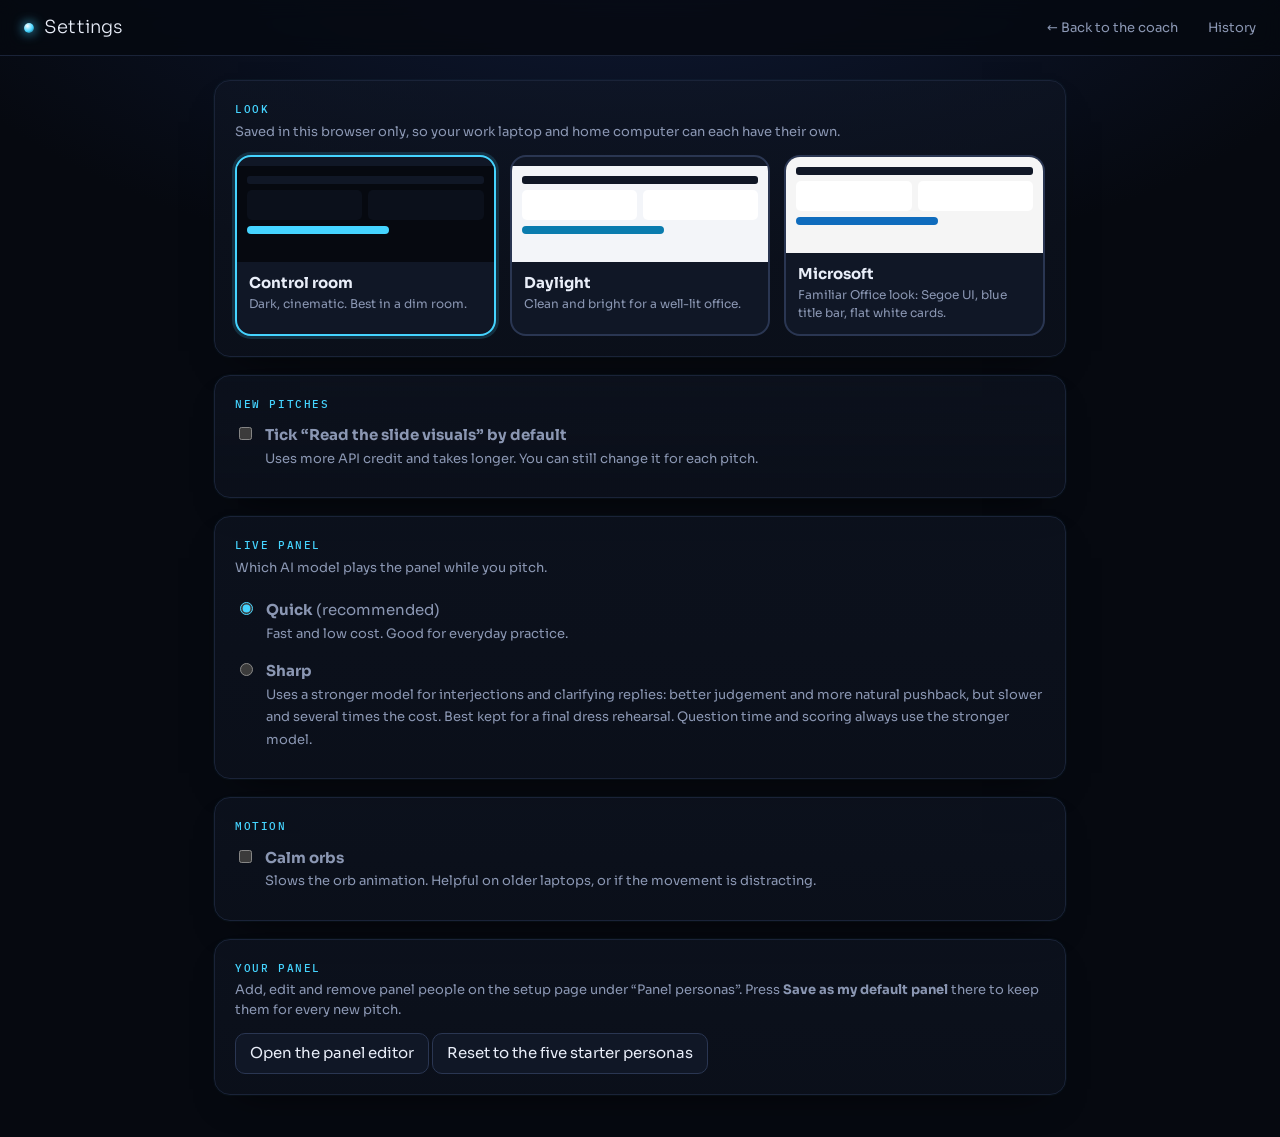
<file: static/settings.html>
<!doctype html>
<html lang="en">
<head>
<meta charset="utf-8">
<script src="/static/theme.js"></script>
<meta name="viewport" content="width=device-width, initial-scale=1">
<title>Settings · Pitch Rehearsal Coach</title>
<link rel="icon" href="data:,">
<style>
*{box-sizing:border-box}
body{margin:0;background:var(--bg);color:var(--ink);font:15px/1.5 system-ui,sans-serif}
header{display:flex;align-items:center;gap:16px;padding:14px 24px;border-bottom:1px solid var(--line);position:sticky;top:0;z-index:5}
header h1{font-size:17px;margin:0}header a{margin-left:auto;font-size:13px;color:var(--muted);text-decoration:none}
main{max-width:900px;margin:0 auto;padding:24px}
.card{padding:20px;margin-bottom:18px;border:1px solid var(--line);border-radius:12px}
.card h2{margin:0 0 4px}.hint{color:var(--muted);font-size:13px;margin:0 0 14px}
button,.btn{font:inherit;cursor:pointer;padding:8px 14px;border-radius:8px;border:1px solid var(--line);background:var(--panel);color:var(--ink);text-decoration:none;display:inline-block}
.themes{display:grid;grid-template-columns:repeat(auto-fit,minmax(220px,1fr));gap:14px}
.th{display:block;text-align:left;padding:0;overflow:hidden;border:2px solid var(--line2)!important;border-radius:var(--r)!important;cursor:pointer}
.th[aria-pressed=true]{border-color:var(--accent)!important;box-shadow:0 0 0 3px var(--btn-glow)}
.prev{height:96px;padding:10px;display:flex;flex-direction:column;gap:6px}
.prev i{display:block;height:8px;border-radius:4px}.prev .bar{height:14px;border-radius:3px;width:100%}
.prev .row{display:flex;gap:6px}.prev .row i{flex:1;height:30px;border-radius:5px}
.th b{display:block;padding:10px 12px 0}.th span{display:block;padding:0 12px 12px;font-size:12px;color:var(--muted)}
label.opt{display:flex;gap:10px;align-items:flex-start;padding:8px 0}
.msg{font-size:13px;color:var(--ok);margin-left:8px}
</style>
<link rel="stylesheet" href="/static/theme.css">
</head>
<body>
<header><h1>Settings</h1><a href="/">← Back to the coach</a><a href="/history" style="margin-left:14px">History</a></header>
<main>
  <div class="card">
    <h2>Look</h2>
    <p class="hint">Saved in this browser only, so your work laptop and home computer can each have their own.</p>
    <div class="themes" id="themes"></div>
  </div>
  <div class="card">
    <h2>New pitches</h2>
    <label class="opt"><input type="checkbox" id="pVis"> <span><b>Tick “Read the slide visuals” by default</b><br><span class="hint" style="margin:0">Uses more API credit and takes longer. You can still change it for each pitch.</span></span></label>
  </div>
  <div class="card">
    <h2>Live panel</h2>
    <p class="hint">Which AI model plays the panel while you pitch.</p>
    <label class="opt"><input type="radio" name="pLive" value="fast"> <span><b>Quick</b> (recommended)<br><span class="hint" style="margin:0">Fast and low cost. Good for everyday practice.</span></span></label>
    <label class="opt"><input type="radio" name="pLive" value="sharp"> <span><b>Sharp</b><br><span class="hint" style="margin:0">Uses a stronger model for interjections and clarifying replies: better judgement and more natural pushback, but slower and several times the cost. Best kept for a final dress rehearsal. Question time and scoring always use the stronger model.</span></span></label>
  </div>
  <div class="card">
    <h2>Motion</h2>
    <label class="opt"><input type="checkbox" id="pCalm"> <span><b>Calm orbs</b><br><span class="hint" style="margin:0">Slows the orb animation. Helpful on older laptops, or if the movement is distracting.</span></span></label>
  </div>
  <div class="card">
    <h2>Your panel</h2>
    <p class="hint">Add, edit and remove panel people on the setup page under “Panel personas”. Press <b>Save as my default panel</b> there to keep them for every new pitch.</p>
    <a class="btn" href="/#panel">Open the panel editor</a>
    <button id="resetPanel" type="button">Reset to the five starter personas</button><span class="msg" id="resetMsg"></span>
  </div>
</main>
<script>
const THEMES = [
  ['dark', 'Control room', 'Dark, cinematic. Best in a dim room.', ['#060910', '#0b101b', '#45d4ff', '#1a2338']],
  ['light', 'Daylight', 'Clean and bright for a well-lit office.', ['#f3f5f9', '#ffffff', '#0a7cae', '#dfe4ee']],
  ['microsoft', 'Microsoft', 'Familiar Office look: Segoe UI, blue title bar, flat white cards.', ['#f5f5f5', '#ffffff', '#0f6cbd', '#0f548c']],
];
function draw() {
  const cur = PRC.get();
  document.getElementById('themes').innerHTML = THEMES.map(([k, n, d, c]) => `<button type="button" class="th" data-k="${k}" aria-pressed="${cur === k}">
    <div class="prev" style="background:${c[0]}"><div class="bar" style="background:${c[3]}"></div><div class="row"><i style="background:${c[1]}"></i><i style="background:${c[1]}"></i></div><i style="width:60%;background:${c[2]}"></i></div>
    <b>${n}</b><span>${d}</span></button>`).join('');
}
document.getElementById('themes').onclick = e => { const b = e.target.closest('.th'); if (b) { PRC.set(b.dataset.k); draw(); } };
draw();
const pv = document.getElementById('pVis'), pc = document.getElementById('pCalm');
pv.checked = PRC.pref('visuals', '0') === '1'; pc.checked = PRC.pref('calm', '0') === '1';
document.querySelectorAll('input[name=pLive]').forEach(r => { r.checked = r.value === PRC.pref('live', 'fast'); r.onchange = () => PRC.setPref('live', r.value); });
pv.onchange = () => PRC.setPref('visuals', pv.checked ? '1' : '0');
pc.onchange = () => PRC.setPref('calm', pc.checked ? '1' : '0');
document.getElementById('resetPanel').onclick = async () => {
  if (!confirm('Replace your saved default panel with the five starter personas?')) return;
  const r = await fetch('/api/personas', { method: 'DELETE' });
  document.getElementById('resetMsg').textContent = r.ok ? 'Done.' : 'Could not reset.';
};
</script>
</body>
</html>
</file>
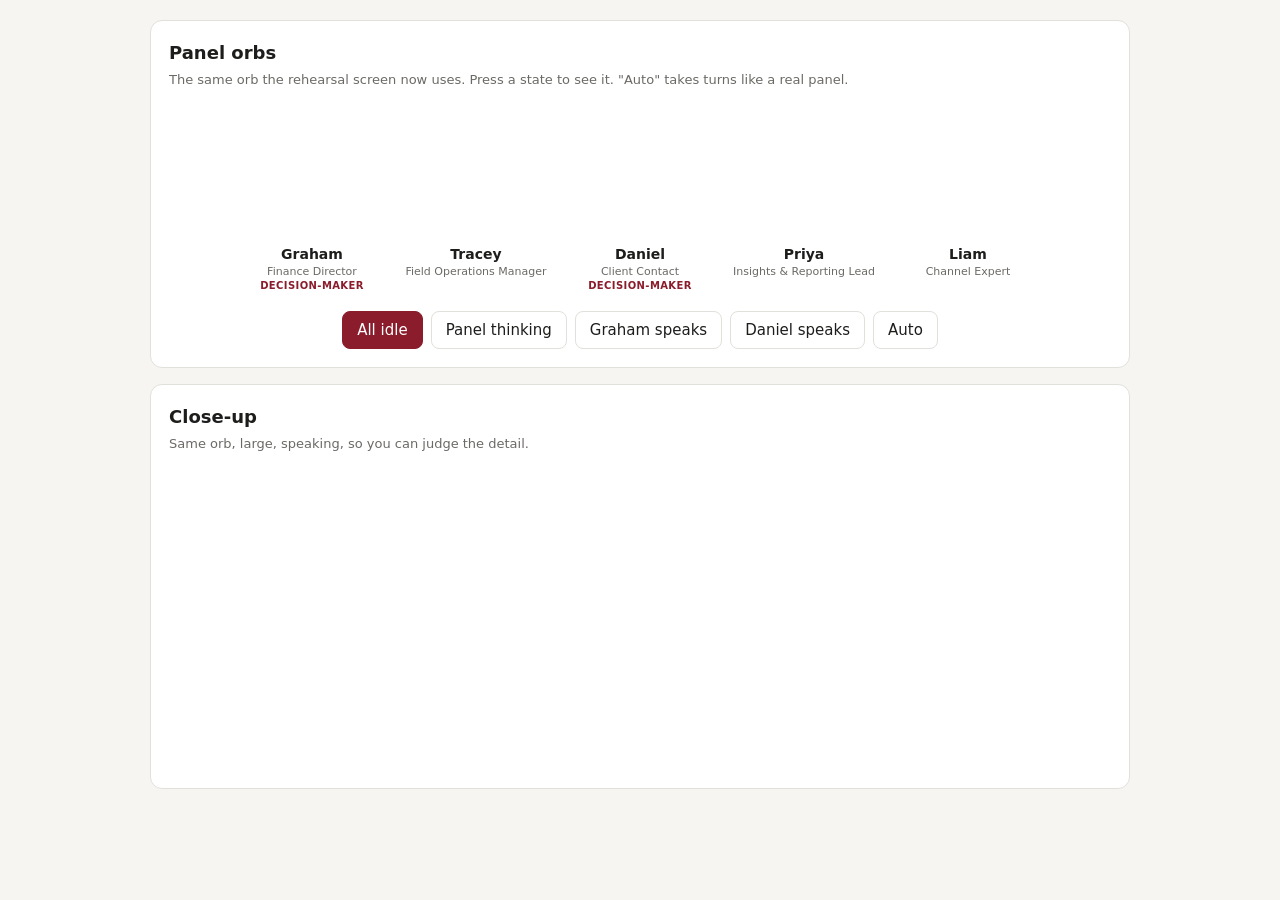
<file: tools/orb_preview.src.html>
<!doctype html>
<html lang="en"><head><meta charset="utf-8"><meta name="viewport" content="width=device-width,initial-scale=1">
<title>Panel orb preview</title>
<style>
:root{--bg:#f6f5f2;--panel:#fff;--ink:#1d1d1b;--muted:#6b6a66;--line:#e2e0da;--accent:#8a1c2b}
@media (prefers-color-scheme:dark){:root{--bg:#16161a;--panel:#1f1f25;--ink:#ecebe7;--muted:#a09f99;--line:#33333b;--accent:#d0566a}}
body{margin:0;background:var(--bg);color:var(--ink);font:15px/1.5 system-ui,"Segoe UI",sans-serif}
main{max-width:980px;margin:0 auto;padding:20px 16px 40px}
.card{background:var(--panel);border:1px solid var(--line);border-radius:12px;padding:18px;margin-bottom:16px}
h1{font-size:18px;margin:0 0 4px}p{margin:0 0 12px;color:var(--muted);font-size:13px}
.panel{display:flex;gap:14px;flex-wrap:wrap;justify-content:center;padding:6px 0}
.member{text-align:center;width:150px;transition:opacity .35s}
.member canvas.big{width:132px;height:132px;display:block;margin:0 auto 4px;opacity:.82;transition:transform .35s ease,opacity .35s,filter .35s}
.member.speaking canvas.big{transform:scale(1.08);opacity:1}
.panel:has(.member.speaking) .member:not(.speaking) canvas.big{opacity:1;filter:brightness(.62) saturate(.75)}
.panel:has(.member.speaking) .member:not(.speaking) .nm,.panel:has(.member.speaking) .member:not(.speaking) .tt{opacity:.55}
.member.speaking .nm{color:var(--c)}
.nm{font-weight:650;font-size:14px}.tt{font-size:11px;color:var(--muted);line-height:1.2}
.kdm{font-size:10px;color:var(--accent);font-weight:700;letter-spacing:.4px}
.bar{display:flex;gap:8px;flex-wrap:wrap;justify-content:center}
button{font:inherit;cursor:pointer;border-radius:8px;border:1px solid var(--line);background:var(--panel);color:var(--ink);padding:7px 14px}
button.on{background:var(--accent);color:#fff;border-color:var(--accent)}
.big1{display:flex;justify-content:center}.big1 canvas{width:300px;height:300px}
</style></head><body><main>
<div class="card"><h1>Panel orbs</h1><p>The same orb the rehearsal screen now uses. Press a state to see it. "Auto" takes turns like a real panel.</p>
<div class="panel" id="members"></div>
<div class="bar" style="margin-top:12px" id="bar">
 <button data-s="idle" class="on">All idle</button><button data-s="thinking">Panel thinking</button>
 <button data-s="speak0">Graham speaks</button><button data-s="speak2">Daniel speaks</button><button data-s="auto">Auto</button></div></div>
<div class="card"><h1>Close-up</h1><p>Same orb, large, speaking, so you can judge the detail.</p>
<div class="big1"><div class="member speaking" id="solo" style="--c:#3b7dd8;width:auto"><canvas class="big" data-orb="#3b7dd8" style="width:300px;height:300px"></canvas></div></div></div>
</main>
<!--ORB_JS-->
<script>
const P=[['Graham','Finance Director','#d4a017',1],['Tracey','Field Operations Manager','#2e8b57',0],['Daniel','Client Contact','#c0392b',1],['Priya','Insights & Reporting Lead','#3b7dd8',0],['Liam','Channel Expert','#8e44ad',0]];
document.getElementById('members').innerHTML=P.map((p,i)=>`<div class="member" id="m${i}" style="--c:${p[2]}"><canvas class="big" data-orb="${p[2]}"></canvas><div class="nm">${p[0]}</div><div class="tt">${p[1]}</div>${p[3]?'<div class="kdm">DECISION-MAKER</div>':''}</div>`).join('');
PitchOrb.attachAll(document);
const M=[...document.querySelectorAll('#members .member')];let timer=null;
function clear(){M.forEach(m=>m.classList.remove('speaking','thinking'));clearInterval(timer)}
function set(s){clear();document.querySelectorAll('#bar button').forEach(b=>b.classList.toggle('on',b.dataset.s===s));
 if(s==='thinking')M.forEach(m=>m.classList.add('thinking'));
 else if(s.startsWith('speak'))M[+s.slice(5)].classList.add('speaking');
 else if(s==='auto'){let i=0;const go=()=>{M.forEach(m=>m.classList.remove('speaking','thinking'));const m=M[i++%M.length];m.classList.add('thinking');setTimeout(()=>{m.classList.remove('thinking');m.classList.add('speaking')},1400)};go();timer=setInterval(go,5200)}}
document.getElementById('bar').onclick=e=>{const b=e.target.closest('button');if(b)set(b.dataset.s)};
window.__set=set;
</script></body></html>
</file>
<file: static/theme.css>
@font-face{font-family:'Sora';font-weight:300;font-style:normal;font-display:swap;src:url(/static/fonts/sora-latin-300-normal.woff2) format('woff2')}
@font-face{font-family:'Sora';font-weight:400;font-style:normal;font-display:swap;src:url(/static/fonts/sora-latin-400-normal.woff2) format('woff2')}
@font-face{font-family:'Sora';font-weight:500;font-style:normal;font-display:swap;src:url(/static/fonts/sora-latin-500-normal.woff2) format('woff2')}
@font-face{font-family:'Sora';font-weight:600;font-style:normal;font-display:swap;src:url(/static/fonts/sora-latin-600-normal.woff2) format('woff2')}
@font-face{font-family:'Sora';font-weight:700;font-style:normal;font-display:swap;src:url(/static/fonts/sora-latin-700-normal.woff2) format('woff2')}
@font-face{font-family:'IBM Plex Mono';font-weight:400;font-style:normal;font-display:swap;src:url(/static/fonts/ibm-plex-mono-latin-400-normal.woff2) format('woff2')}
@font-face{font-family:'IBM Plex Mono';font-weight:500;font-style:normal;font-display:swap;src:url(/static/fonts/ibm-plex-mono-latin-500-normal.woff2) format('woff2')}

/* ===== Control Room theme: shared by every page. Loaded after each page's own <style>. ===== */
:root,:root:root{
  --bg:#060910; --panel:#0b101b; --raised:#101726; --ink:#e9eef9; --muted:#8b97b3; --line:#1a2338; --line2:#2a3652;
  --accent:#45d4ff; --accent-ink:#03121a; --ok:#3ddc97; --warn:#ffb454; --bad:#ff6b73; --info:#45d4ff;
  --chip:#101726; --shadow:0 0 0 1px rgba(69,212,255,.03),0 18px 40px -24px rgba(0,0,0,.8);
  --mono:'IBM Plex Mono',ui-monospace,SFMono-Regular,Menlo,Consolas,monospace; --sans:'Sora',system-ui,-apple-system,"Segoe UI",sans-serif;
  --glow:#0f1a36; --hdr:rgba(6,9,16,.82); --hdr-ink:var(--ink); --card-a:rgba(16,23,38,.55); --card-b:rgba(11,16,27,.9);
  --r:16px; --r-in:10px; --label-case:uppercase; --label-ls:1.6px; --h1-weight:300;
  --info-bg:rgba(69,212,255,.07); --info-bd:rgba(69,212,255,.2); --info-tx:#bfeeff;
  --bad-bg:rgba(255,107,115,.09); --bad-bd:rgba(255,107,115,.25); --bad-tx:#ffb0b5;
  --warn-bg:rgba(255,180,84,.09); --warn-bd:rgba(255,180,84,.25); --warn-tx:#ffd49b;
  --bad-chip:#ff9aa0; --hover:rgba(69,212,255,.04); --sel-bg:rgba(69,212,255,.12); --btn-glow:rgba(69,212,255,.16);
  color-scheme:dark;
}
:root[data-theme="light"]{
  --bg:#f3f5f9; --panel:#ffffff; --raised:#eef1f7; --ink:#14213a; --muted:#5b6985; --line:#dfe4ee; --line2:#c5cddd;
  --accent:#0a7cae; --accent-ink:#ffffff; --ok:#14804f; --warn:#b36b00; --bad:#c62f3a; --info:#0a7cae;
  --chip:#eef1f7; --shadow:0 1px 2px rgba(20,33,58,.06),0 12px 28px -20px rgba(20,33,58,.25);
  --glow:#dbe9f7; --hdr:rgba(255,255,255,.88); --card-a:#ffffff; --card-b:#ffffff;
  --info-bg:rgba(10,124,174,.07); --info-bd:rgba(10,124,174,.22); --info-tx:#075b80;
  --bad-bg:rgba(198,47,58,.07); --bad-bd:rgba(198,47,58,.25); --bad-tx:#9e1f29;
  --warn-bg:rgba(179,107,0,.08); --warn-bd:rgba(179,107,0,.28); --warn-tx:#7a4900;
  --bad-chip:#c62f3a; --hover:rgba(10,124,174,.05); --sel-bg:rgba(10,124,174,.1); --btn-glow:rgba(10,124,174,.18);
  color-scheme:light;
}
:root[data-theme="microsoft"]{
  --bg:#f5f5f5; --panel:#ffffff; --raised:#f0f0f0; --ink:#242424; --muted:#616161; --line:#e0e0e0; --line2:#c7c7c7;
  --accent:#0f6cbd; --accent-ink:#ffffff; --ok:#107c10; --warn:#bc4b09; --bad:#c50f1f; --info:#0f6cbd;
  --chip:#f0f0f0; --shadow:0 0 2px rgba(0,0,0,.12),0 2px 4px rgba(0,0,0,.14);
  --mono:'Segoe UI','Segoe UI Variable',system-ui,-apple-system,Roboto,sans-serif; --sans:'Segoe UI','Segoe UI Variable',system-ui,-apple-system,Roboto,sans-serif;
  --glow:#f5f5f5; --hdr:#0f548c; --hdr-ink:#ffffff; --card-a:#ffffff; --card-b:#ffffff;
  --r:8px; --r-in:4px; --label-case:none; --label-ls:0; --h1-weight:600;
  --info-bg:#ebf3fc; --info-bd:#b4d6fa; --info-tx:#0f548c;
  --bad-bg:#fdf3f4; --bad-bd:#eeacb2; --bad-tx:#a4262c;
  --warn-bg:#fff9f5; --warn-bd:#f9d9c4; --warn-tx:#8a3707;
  --bad-chip:#c50f1f; --hover:#f5f5f5; --sel-bg:#ebf3fc; --btn-glow:rgba(15,108,189,.25);
  color-scheme:light;
}
html{background:var(--bg)}
body{font-family:var(--sans);font-weight:400;
  background:radial-gradient(1100px 520px at 50% -80px,var(--glow) 0%,transparent 70%) no-repeat,var(--bg);background-attachment:fixed;
  -webkit-font-smoothing:antialiased}
header{color:var(--hdr-ink);background:var(--hdr)!important;backdrop-filter:blur(10px);border-bottom:1px solid var(--line)!important}
header h1{font-weight:var(--h1-weight)!important;font-size:18px!important;letter-spacing:.2px}
header h1::before{content:"";display:inline-block;width:10px;height:10px;border-radius:50%;margin-right:10px;vertical-align:0;
  background:radial-gradient(circle at 35% 30%,#fff,var(--accent) 55%,#0a3b4d);box-shadow:0 0 12px var(--accent)}
header a{color:var(--muted)}
:root[data-theme="microsoft"] header a,:root[data-theme="microsoft"] header #clock{color:#fff}
:root[data-theme="microsoft"] header .step{color:#cfe3f6;border-color:rgba(255,255,255,.35)}
:root[data-theme="microsoft"] header .step.on{background:#fff!important;color:#0f548c!important}
:root[data-theme="microsoft"] .pill{color:#fff;border-color:rgba(255,255,255,.5)}
h1,h2,h3{font-weight:500}
.card{background:linear-gradient(180deg,var(--card-a),var(--card-b));border:1px solid var(--line);border-radius:var(--r);box-shadow:var(--shadow)}
.card h2{font-family:var(--mono);font-size:11px!important;font-weight:500!important;letter-spacing:var(--label-ls);text-transform:var(--label-case);color:var(--accent)}
.card p.hint,.hint{color:var(--muted)}
label{color:var(--muted)}
input[type=text],input[type=number],textarea,select{background:var(--panel)!important;border:1px solid var(--line2)!important;border-radius:var(--r-in)!important;color:var(--ink);transition:border-color .2s,box-shadow .2s}
input:focus,textarea:focus,select:focus{outline:none;border-color:var(--accent)!important;box-shadow:0 0 0 3px var(--btn-glow)}
input[type=range]{accent-color:var(--accent)}
input[type=checkbox],input[type=radio]{accent-color:var(--accent)}
button,.btn{font-family:inherit;background:var(--raised)!important;border:1px solid var(--line2)!important;border-radius:var(--r-in)!important;color:var(--ink);transition:border-color .2s,box-shadow .2s,transform .1s}
button:hover:not(:disabled),.btn:hover{border-color:var(--accent)!important;box-shadow:0 0 0 3px var(--btn-glow)}
button:active:not(:disabled){transform:translateY(1px)}
button.primary,.btn.primary{background:var(--accent)!important;border-color:var(--accent)!important;color:var(--accent-ink)!important;font-weight:600}
button.primary:hover:not(:disabled){box-shadow:0 0 0 3px var(--btn-glow);filter:brightness(1.06)}
:focus-visible{outline:2px solid var(--accent);outline-offset:2px}
.banner{border-radius:12px;border:1px solid transparent}
.banner.info{background:var(--info-bg);border-color:var(--info-bd);color:var(--info-tx)}
.banner.bad{background:var(--bad-bg);border-color:var(--bad-bd);color:var(--bad-tx)}
.banner.warn{background:var(--warn-bg);border-color:var(--warn-bd);color:var(--warn-tx)}
.file{background:var(--panel)!important;border:1px dashed var(--line2)!important;border-radius:12px}
.step{font-family:var(--mono);font-size:11px;letter-spacing:var(--label-ls);text-transform:var(--label-case);background:transparent!important;border:1px solid var(--line);color:var(--muted)}
.step.on{background:var(--sel-bg)!important;border-color:var(--accent);color:var(--accent)!important}
.mode{border-radius:var(--r)!important;background:var(--panel)!important;transition:border-color .2s,box-shadow .2s}
.mode:has(input:checked){border-color:var(--accent)!important;box-shadow:0 0 0 1px var(--accent)!important}
.persona{background:linear-gradient(180deg,var(--card-a),var(--card-b))!important;border:1px solid var(--line)!important;border-radius:var(--r)!important;transition:border-color .25s,box-shadow .25s}
.persona:hover{border-color:color-mix(in srgb,var(--c,#45d4ff) 55%,var(--line))!important}
.persona.off{opacity:.45}
.persona .nm{font-weight:600}
.orb{width:30px;height:30px;box-shadow:0 0 12px -2px var(--c),inset 0 0 8px rgba(0,0,0,.3)!important;background:radial-gradient(circle at 35% 30%,#fff,var(--c) 45%,color-mix(in srgb,var(--c) 30%,#05070d) 100%)!important}
.stat,.score{background:var(--panel)!important;border:1px solid var(--line)!important;border-radius:var(--r)!important}
.stat b,.score b{font-family:var(--mono);font-weight:500}
.stat span,.score span{font-family:var(--mono);font-size:10.5px;letter-spacing:1px;text-transform:uppercase}
th{font-family:var(--mono);font-size:10.5px!important;letter-spacing:var(--label-ls);text-transform:var(--label-case);color:var(--muted)!important;font-weight:500!important;border-bottom:1px solid var(--line2)!important}
td{border-bottom:1px solid var(--line)!important}
tr.clickable:hover td,.detail td{background:var(--hover)!important}
.tab{font-family:var(--mono);font-size:12px;letter-spacing:var(--label-ls);text-transform:var(--label-case)}
.tab.on{color:var(--accent)!important;border-bottom-color:var(--accent)!important}
.tabs{border-bottom:1px solid var(--line2)!important}
.badge{font-family:var(--mono);font-size:10.5px!important;letter-spacing:var(--label-ls);text-transform:var(--label-case);border-radius:6px!important;font-weight:500!important}
.badge,.b-ok,.b-ignored{background:rgba(139,151,179,.14)}
.b-strong,.b-covered,.b-yes,.b-clear{background:rgba(61,220,151,.14)!important;color:var(--ok)!important}
.b-thin,.b-partial,.b-rushed,.b-waffled{background:rgba(255,180,84,.14)!important;color:var(--warn)!important}
.b-none,.b-unanswered,.b-no,.b-skipped{background:rgba(255,107,115,.14)!important;color:var(--bad-chip)!important}
.chip{background:var(--raised)!important;border:1px solid var(--line);border-radius:6px!important;font-family:var(--mono);font-size:11px!important}
.pill{font-family:var(--mono);font-size:11px!important;letter-spacing:var(--label-ls);text-transform:var(--label-case);background:transparent!important;border:1px solid var(--line2)}
.pill.live{background:rgba(255,107,115,.12)!important;border-color:var(--bad);color:var(--bad)!important}
.pill.live::before{content:"";display:inline-block;width:7px;height:7px;border-radius:50%;background:var(--bad);margin-right:7px;animation:pulse 1.4s ease-in-out infinite}
@keyframes pulse{50%{opacity:.25}}
#clock{font-family:var(--mono)!important;font-weight:500!important;color:var(--accent)}
.spin{border-color:var(--line2)!important;border-top-color:var(--accent)!important}
.pace-quick{color:var(--accent)!important}.pace-weighty{color:var(--warn)!important}
::-webkit-scrollbar{width:10px;height:10px}::-webkit-scrollbar-thumb{background:var(--line2);border-radius:8px}::-webkit-scrollbar-track{background:transparent}
.dot{background:var(--line2)}
.dot.ok{box-shadow:0 0 8px var(--ok)}.dot.bad{box-shadow:0 0 8px var(--bad)}.dot.warn{box-shadow:0 0 8px var(--warn)}
@media (prefers-reduced-motion:reduce){*{animation:none!important;transition:none!important}}

/* ===== live stage ===== */
.stage{display:grid;grid-template-columns:minmax(0,1.25fr) minmax(0,1fr);gap:16px;align-items:stretch}
@media (max-width:980px){.stage{grid-template-columns:1fr}}
.focus{--accent:#45d4ff;--ink:#e9eef9;--muted:#8b97b3;--line:#1a2338;--line2:#2a3652;color:#e9eef9;position:relative;border:1px solid var(--line);border-radius:20px;overflow:hidden;min-height:520px;display:flex;flex-direction:column;align-items:center;justify-content:flex-start;padding:22px 18px 18px;
  background:radial-gradient(600px 380px at 50% 38%,color-mix(in srgb,var(--fc,#45d4ff) 14%,transparent),transparent 70%),linear-gradient(180deg,#0a0f1b,#070b13)}
.focus .tag{font-family:var(--mono);font-size:10.5px;letter-spacing:1.8px;color:var(--muted);text-transform:uppercase;align-self:flex-start}
.focus canvas.bigorb{width:min(340px,70%);aspect-ratio:1;height:auto;display:block;margin:6px auto 0;filter:drop-shadow(0 0 36px color-mix(in srgb,var(--fc,#45d4ff) 40%,transparent))}
.focus .who{font-size:20px;font-weight:300;margin-top:4px;text-align:center;letter-spacing:-.2px}
.focus .who small{display:block;font-family:var(--mono);font-size:10.5px;letter-spacing:1.4px;color:var(--muted);text-transform:uppercase;margin-top:3px}
.captions{margin:12px auto 0;max-width:560px;min-height:84px;text-align:center;font-size:17px;font-weight:300;line-height:1.5;color:#dbe6ff}
.captions.idle{color:var(--muted);font-size:14px}
.captions .you{display:block;font-family:var(--mono);font-size:10.5px;letter-spacing:1.4px;color:var(--accent);text-transform:uppercase;margin-bottom:4px}
.focus .status{position:absolute;right:16px;top:16px;display:flex;align-items:center;gap:8px;font-family:var(--mono);font-size:10.5px;letter-spacing:1.2px;color:var(--muted);text-transform:uppercase}
.mic{display:inline-block;width:8px;height:8px;border-radius:50%;background:var(--line2)}
.mic.on{background:var(--ok);box-shadow:0 0 10px var(--ok);animation:pulse 1.8s infinite}
.side{display:flex;flex-direction:column;gap:16px;min-width:0}
.side .card{margin:0}
.ring{display:flex;gap:10px;flex-wrap:wrap;justify-content:center}
.member{text-align:center;width:96px!important;cursor:default}
.member canvas.big{width:72px!important;height:72px!important;opacity:.85}
.member .nm{font-size:12px!important;font-weight:600}.member .tt{font-size:10px!important}
.member .kdm{font-family:var(--mono);font-size:9px!important;letter-spacing:1px!important;color:var(--warn)!important}
.member.speaking{filter:none}
.member.speaking canvas.big{box-shadow:none;transform:scale(1.12)}
.slidecard{text-align:left!important;padding:18px 20px!important}
.slidecard .num{font-family:var(--mono);font-weight:500!important;font-size:46px!important;color:var(--accent)!important;display:inline}
.slidecard .of{font-family:var(--mono);color:var(--muted);font-size:11px!important;letter-spacing:1.4px;text-transform:uppercase}
.slidecard .ttl{font-size:17px!important;font-weight:400!important}
.deckstrip{display:flex;gap:4px;margin-top:12px;flex-wrap:wrap}
.deckstrip i{display:block;flex:1 0 14px;max-width:30px;height:6px;border-radius:3px;background:var(--line2)}
.deckstrip i.done{background:color-mix(in srgb,var(--accent) 45%,transparent)}.deckstrip i.now{background:var(--accent);box-shadow:0 0 10px var(--accent)}
#feed{background:var(--panel)!important;border:1px solid var(--line)!important;border-radius:12px!important;height:220px!important;font-size:13.5px!important}
#feed .t{font-family:var(--mono)}
#feed .p{color:var(--accent)!important}
.controlbar{display:flex;gap:10px;align-items:center;flex-wrap:wrap;margin-top:16px;padding:12px 16px;border:1px solid var(--line);border-radius:var(--r);background:var(--panel)}
.live-int{display:flex;align-items:center;gap:8px;font-family:var(--mono);font-size:11px;letter-spacing:1px;color:var(--muted);text-transform:uppercase}
.live-int input{width:110px}.live-int b{color:var(--accent);min-width:1.4em;text-align:right}

/* ===== results ===== */
.dials{display:grid;grid-template-columns:repeat(auto-fit,minmax(140px,1fr));gap:14px;margin:16px 0}
.dial{position:relative;text-align:center;padding:16px 8px 12px;border:1px solid var(--line);border-radius:var(--r);background:var(--panel)}
.dial svg{width:110px;height:110px;transform:rotate(-90deg)}
.dial circle{fill:none;stroke-width:7;stroke-linecap:round}
.dial .trk{stroke:var(--line2)}
.dial .val{stroke:var(--c,var(--accent));stroke-dasharray:0 999;filter:drop-shadow(0 0 5px var(--c,var(--accent)));transition:stroke-dasharray 1.3s cubic-bezier(.2,.8,.2,1)}
.dial .n{position:absolute;left:0;right:0;top:46px;font-family:var(--mono);font-size:26px;font-weight:500}
.dial .l{font-family:var(--mono);font-size:10.5px;letter-spacing:1.2px;color:var(--muted);text-transform:uppercase;margin-top:6px}
.verdicts{display:flex;gap:5px;flex-wrap:wrap;margin:12px 0 4px}
.verdicts .vs{width:34px;height:42px;border-radius:8px;border:1px solid var(--line2);background:var(--panel);display:flex;flex-direction:column;align-items:center;justify-content:center;font-family:var(--mono);font-size:10px;color:var(--muted);position:relative}
.verdicts .vs b{font-weight:500;font-size:12px;color:var(--ink)}
.verdicts .vs::after{content:"";position:absolute;left:5px;right:5px;bottom:4px;height:3px;border-radius:2px;background:var(--vc,var(--line2))}
.verdicts .vs.clear{--vc:var(--ok)}.verdicts .vs.rushed,.verdicts .vs.waffled{--vc:var(--warn)}.verdicts .vs.skipped{--vc:var(--bad)}
.bar{background:var(--raised)!important;height:8px!important}.bar i{background:linear-gradient(90deg,#1f8fb3,var(--accent))!important;box-shadow:0 0 10px -2px var(--accent)}
.cards-fade>*{animation:rise .5s both}.cards-fade>*:nth-child(2){animation-delay:.08s}.cards-fade>*:nth-child(3){animation-delay:.16s}.cards-fade>*:nth-child(4){animation-delay:.24s}
@keyframes rise{from{opacity:0;transform:translateY(8px)}}
.ring:has(.member.speaking) .member:not(.speaking) canvas.big{filter:brightness(.55) saturate(.7)}
.ring:has(.member.speaking) .member:not(.speaking) .nm,.ring:has(.member.speaking) .member:not(.speaking) .tt{opacity:.5}
.member.speaking .nm{color:var(--c)}
.verdicts{margin-bottom:20px!important}
:root[data-theme="microsoft"] .pill.live{background:#c50f1f!important;border-color:#c50f1f;color:#fff!important}
:root[data-theme="microsoft"] .pill.live::before{background:#fff}
.slidecard .of,.stat span,.score span,.dial .l{text-transform:var(--label-case)!important;letter-spacing:var(--label-ls)!important}
</file>
